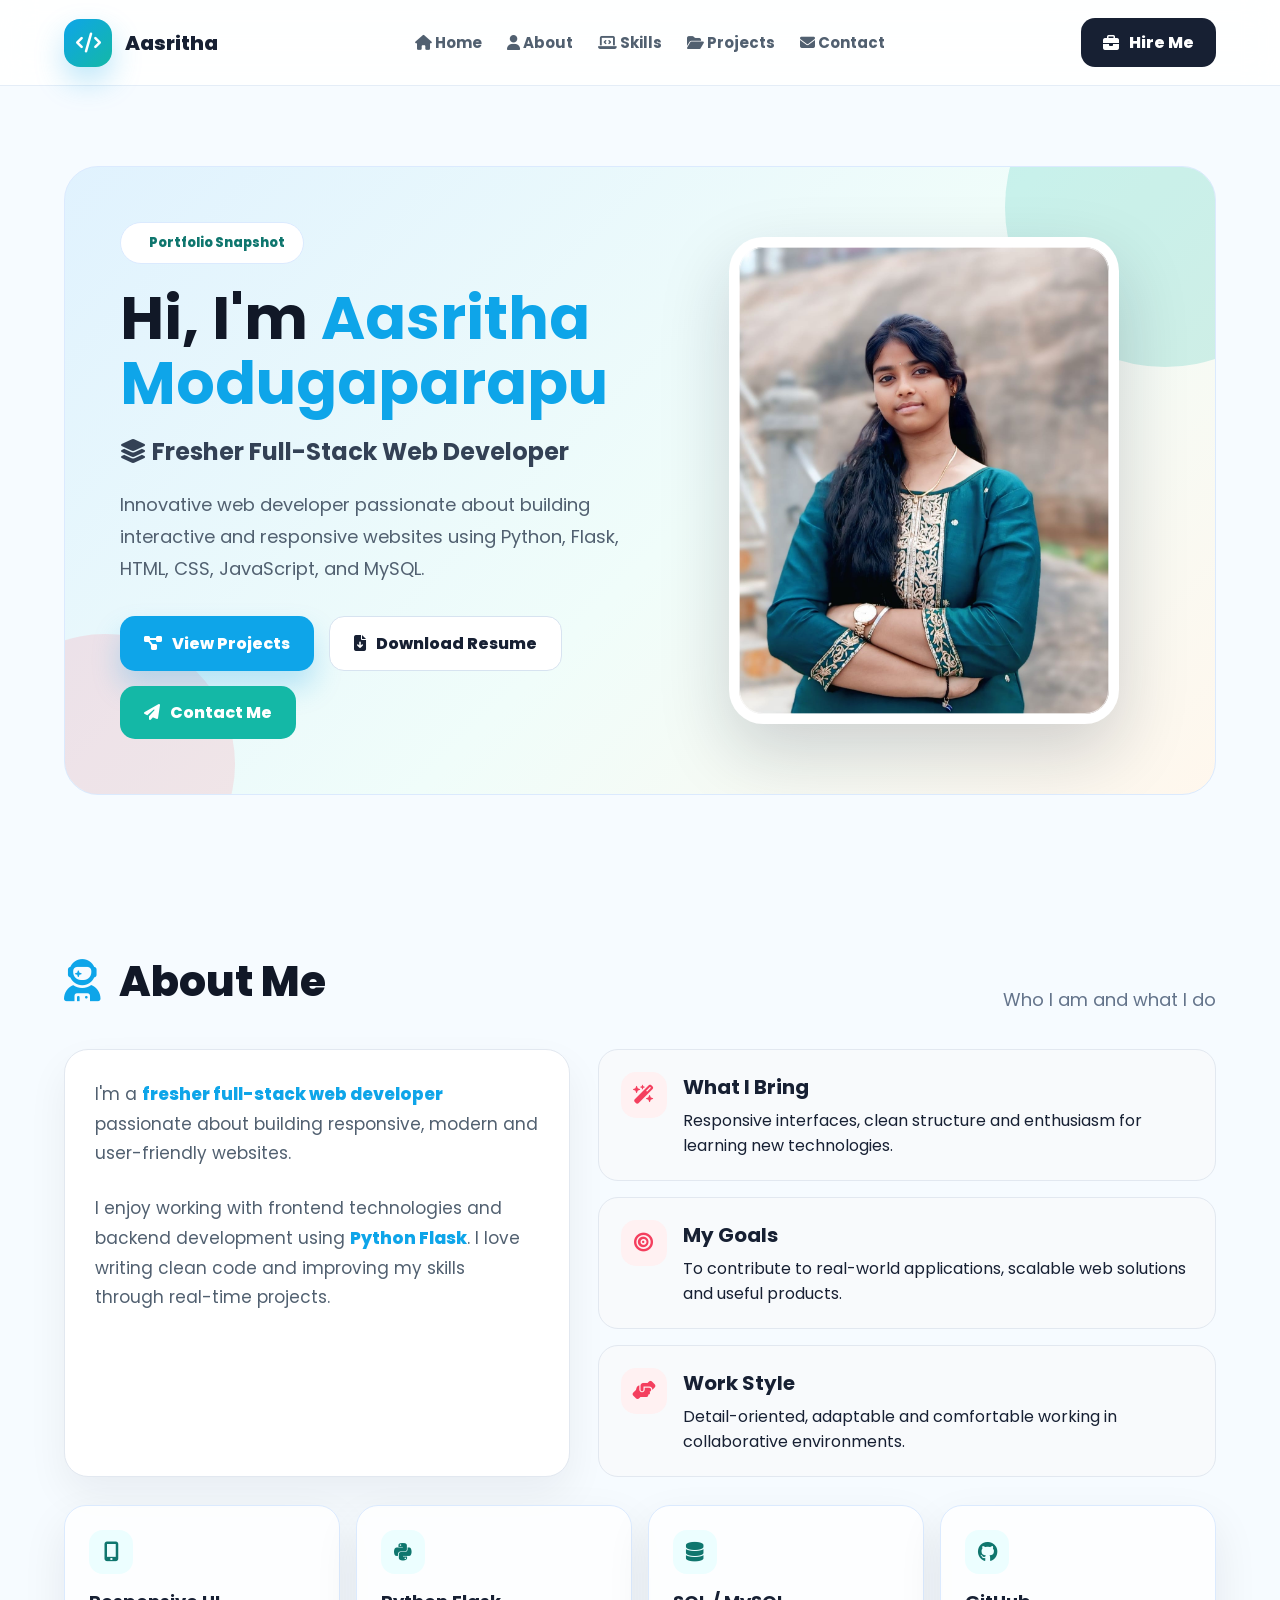
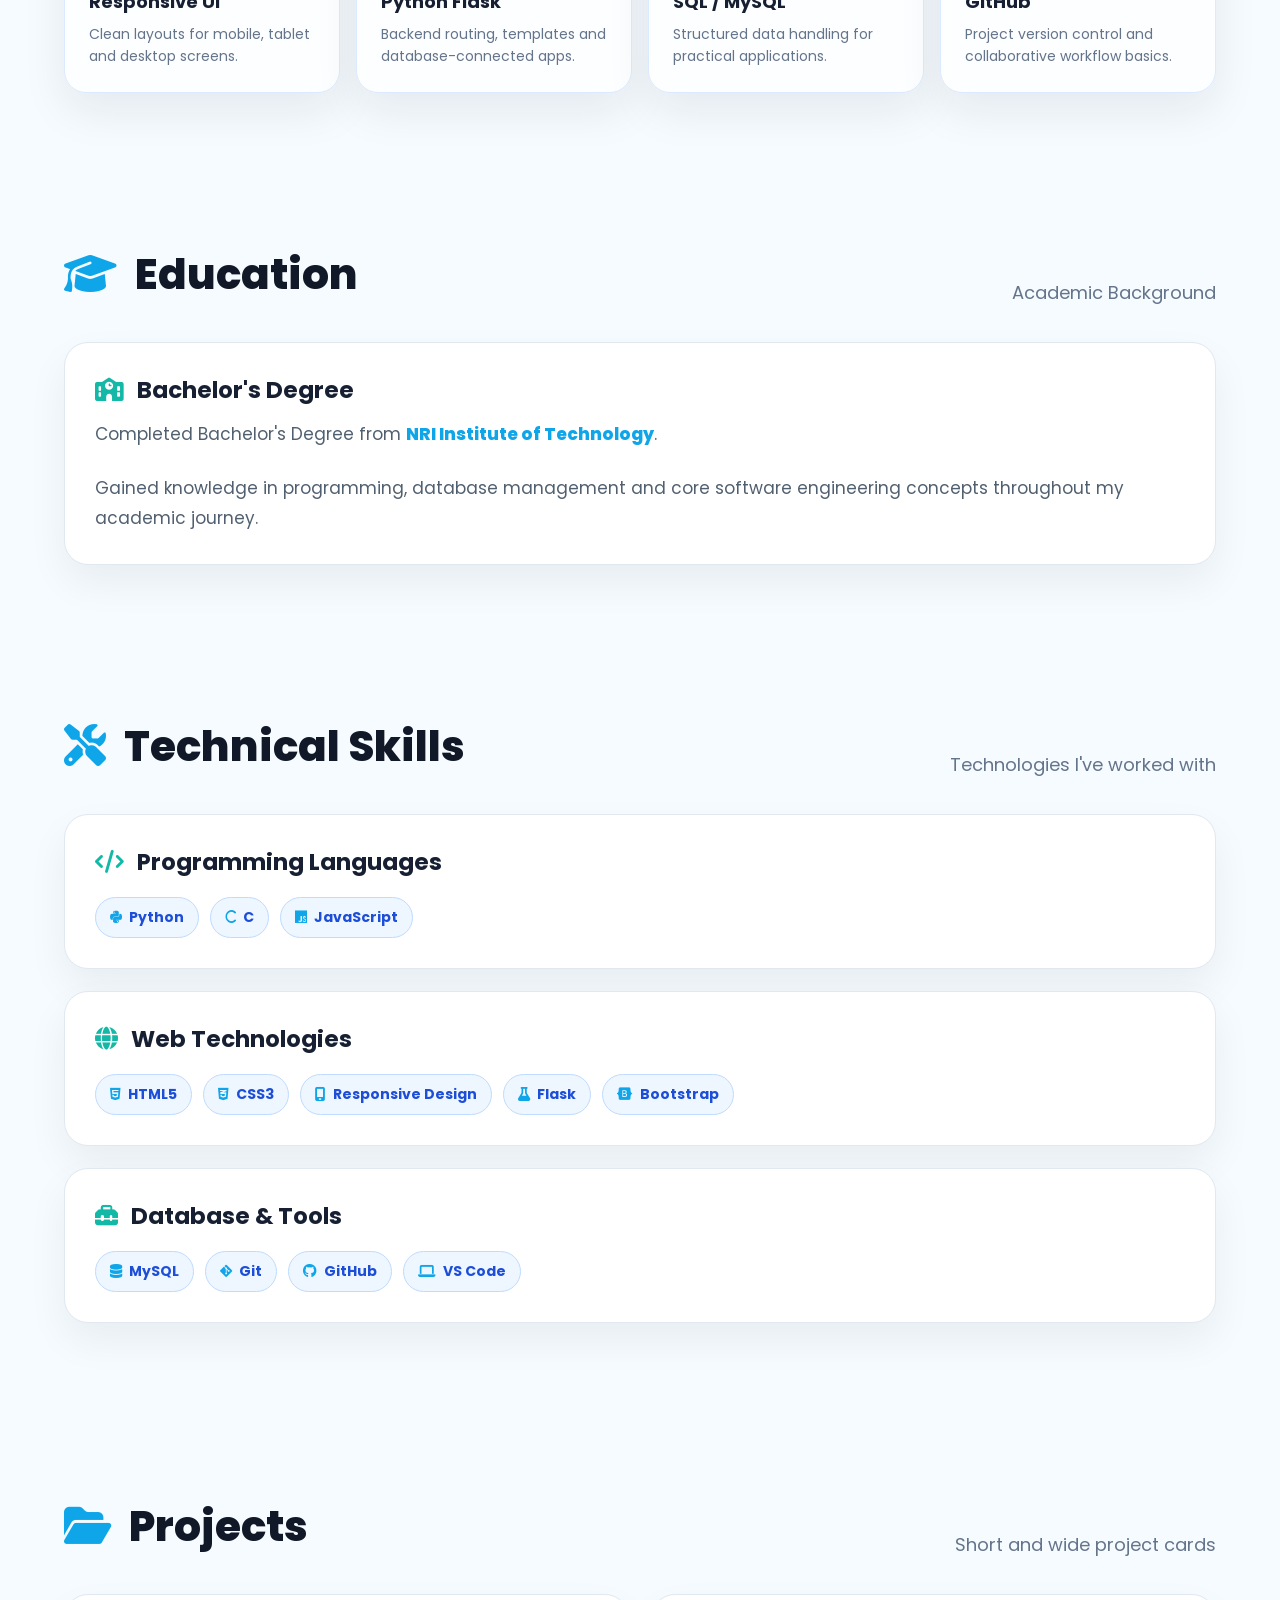
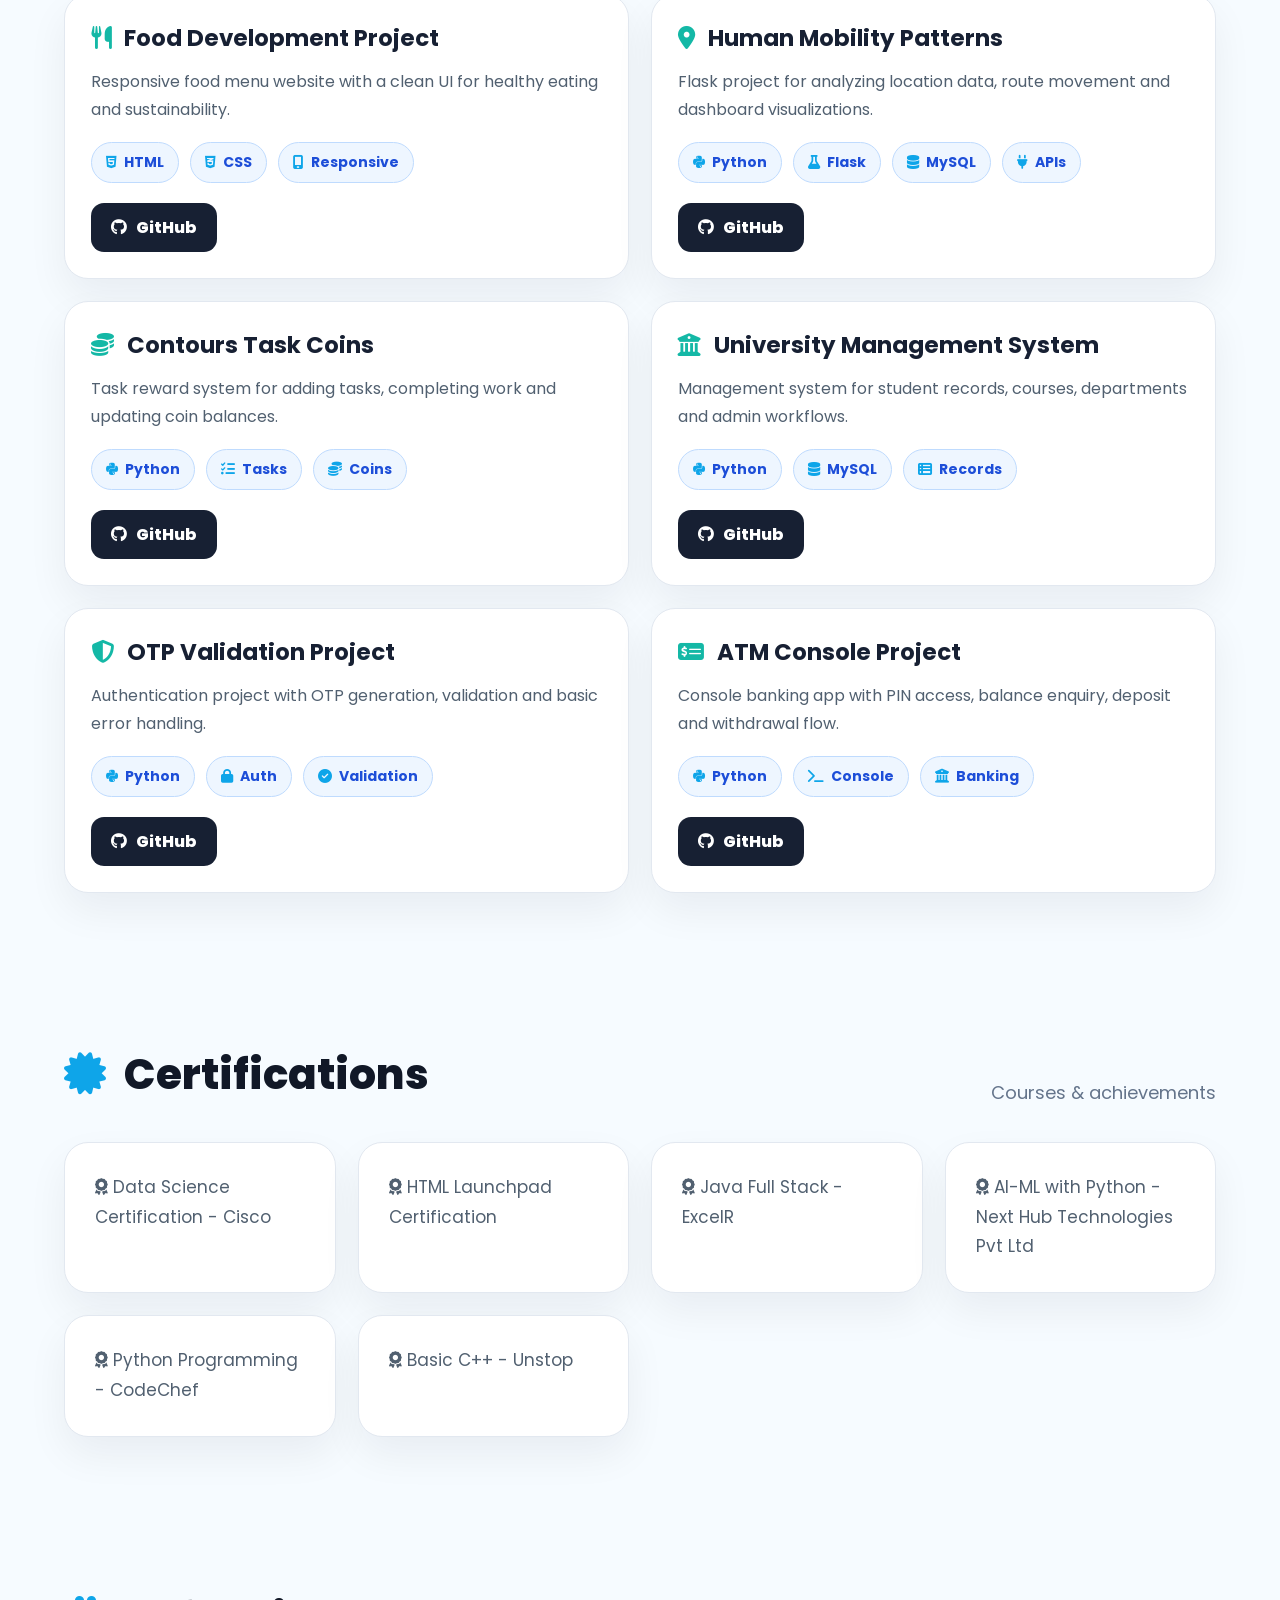
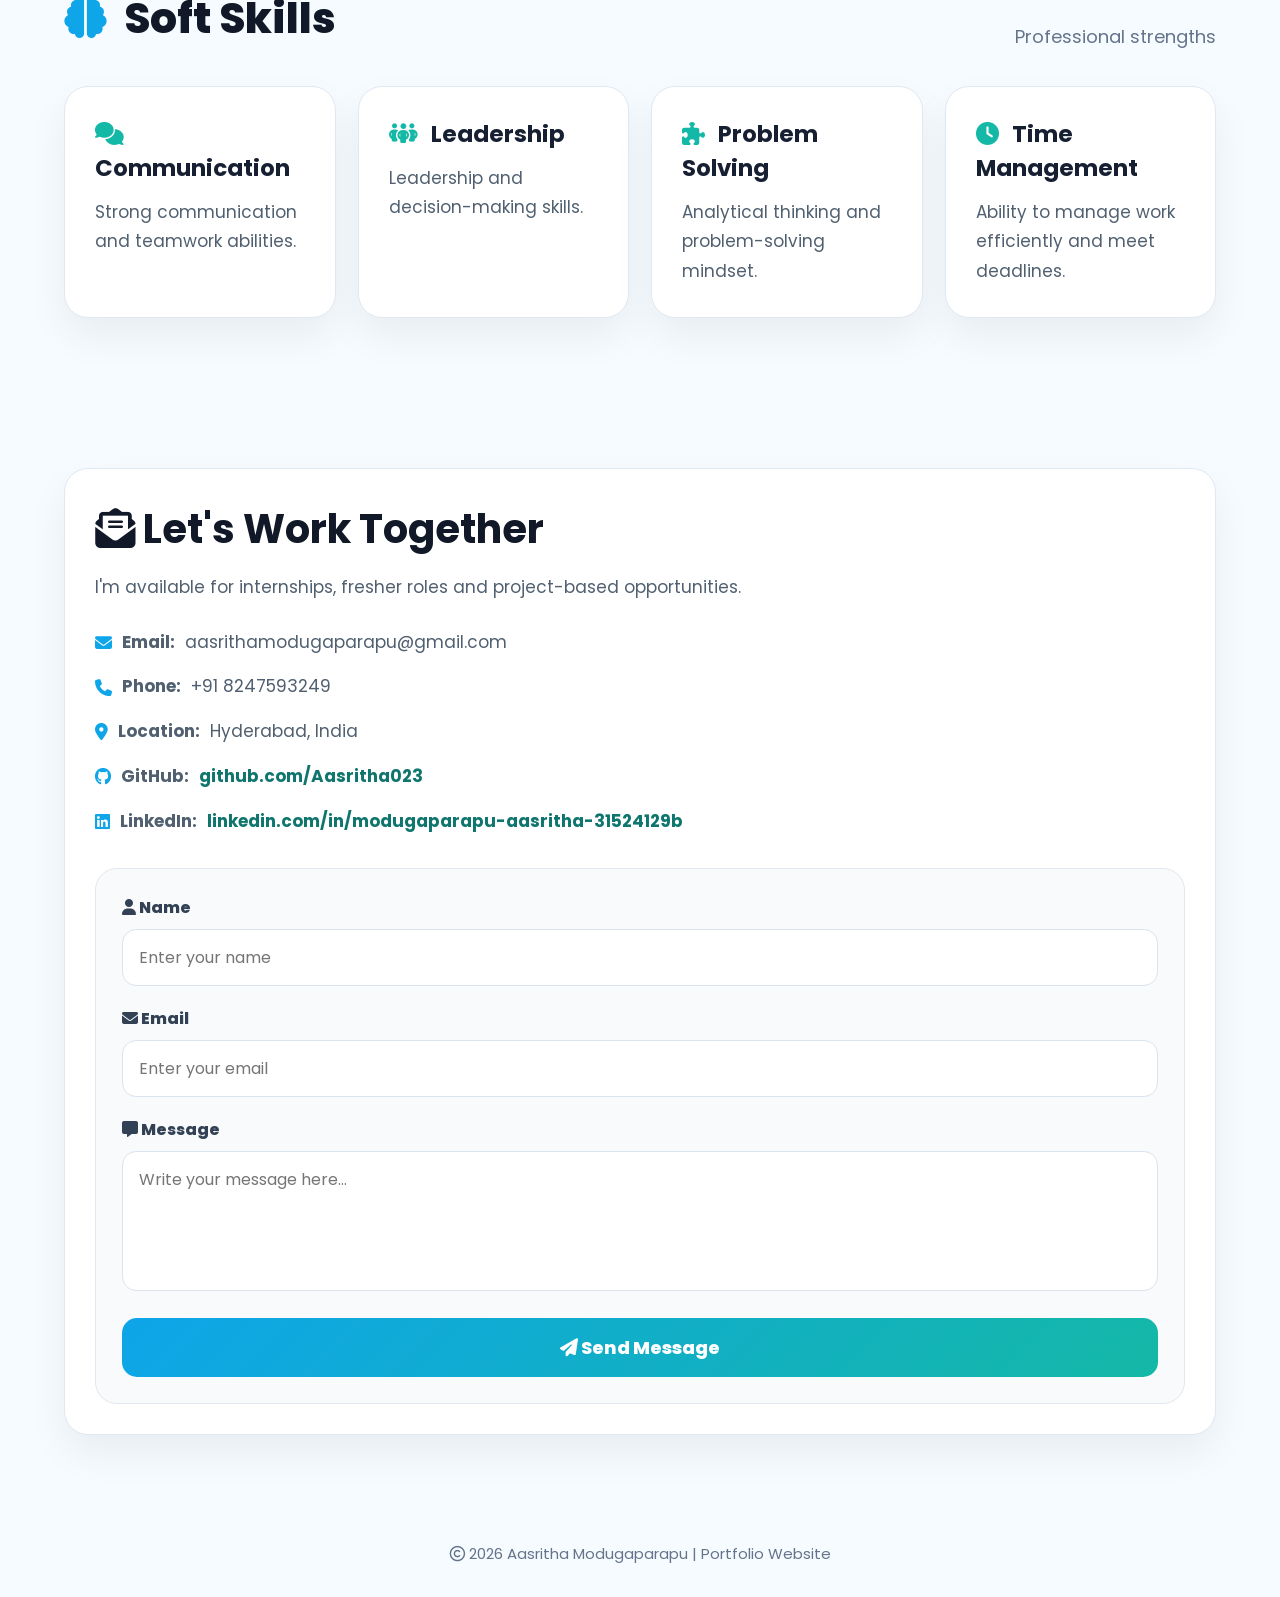
<file: index.html>
﻿<!DOCTYPE html>
<html lang="en">
<head>
  <meta charset="UTF-8">
  <meta name="viewport" content="width=device-width, initial-scale=1.0">
  <title>Aasritha Modugaparapu | Portfolio</title>

  <link rel="preconnect" href="https://fonts.googleapis.com">
  <link href="https://fonts.googleapis.com/css2?family=Poppins:wght@300;400;500;600;700;800&display=swap" rel="stylesheet">
  <link rel="stylesheet" href="https://cdnjs.cloudflare.com/ajax/libs/font-awesome/6.5.1/css/all.min.css">
  <link rel="stylesheet" href="style.css">
</head>

<body>
  <header class="topbar">
    <div class="container">
      <nav>
        <a href="#" class="logo">
          <div class="logo-circle"><i class="fa-solid fa-code"></i></div>
          <h2>Aasritha</h2>
        </a>

        <div class="nav-links">
          <a href="#"><i class="fa-solid fa-house"></i> Home</a>
          <a href="#about"><i class="fa-solid fa-user"></i> About</a>
          <a href="#skills"><i class="fa-solid fa-laptop-code"></i> Skills</a>
          <a href="#projects"><i class="fa-solid fa-folder-open"></i> Projects</a>
          <a href="#contact"><i class="fa-solid fa-envelope"></i> Contact</a>
        </div>

        <a href="#contact" class="hire-btn"><i class="fa-solid fa-briefcase"></i> Hire Me</a>
      </nav>
    </div>
  </header>

  <section class="hero">
    <div class="container">
      <div class="hero-shell">
        <div class="hero-content">
          <div class="eyebrow"><i class="fa-solid fa-sparkles"></i> Portfolio Snapshot</div>

          <h1>Hi, I'm <span>Aasritha Modugaparapu</span></h1>

          <h3><i class="fa-solid fa-layer-group"></i> Fresher Full-Stack Web Developer</h3>

          <p>
            Innovative web developer passionate about building interactive and responsive websites using Python, Flask, HTML, CSS, JavaScript, and MySQL.
          </p>

          <div class="hero-buttons">
            <a href="#projects" class="btn primary-btn"><i class="fa-solid fa-diagram-project"></i> View Projects</a>
            <a href="Aasritha_Modugaparapu_Resume.html" class="btn resume-btn" download="Aasritha_Modugaparapu_Resume.html"><i class="fa-solid fa-file-arrow-down"></i> Download Resume</a>
            <a href="#contact" class="btn secondary-btn"><i class="fa-solid fa-paper-plane"></i> Contact Me</a>
          </div>
        </div>

        <div class="hero-photo-wrap">
          <div class="hero-photo-card">
            <img src="assets/image.jpeg" alt="Aasritha Modugaparapu">
          </div>
        </div>
      </div>
    </div>
  </section>

  <section id="about">
    <div class="container">
      <div class="section-title">
        <h2><i class="fa-solid fa-user-astronaut"></i> About Me</h2>
        <p>Who I am and what I do</p>
      </div>

      <div class="about-layout">
        <div class="about-card">
          <p>
            I'm a <span class="highlight">fresher full-stack web developer</span>
            passionate about building responsive, modern and user-friendly websites.
          </p>
          <br>
          <p>
            I enjoy working with frontend technologies and backend development using
            <span class="highlight">Python Flask</span>. I love writing clean code and improving my skills through real-time projects.
          </p>
        </div>

        <div class="value-list">
          <div class="value-item">
            <div class="value-icon"><i class="fa-solid fa-wand-magic-sparkles"></i></div>
            <div>
              <h3>What I Bring</h3>
              <p>Responsive interfaces, clean structure and enthusiasm for learning new technologies.</p>
            </div>
          </div>

          <div class="value-item">
            <div class="value-icon"><i class="fa-solid fa-bullseye"></i></div>
            <div>
              <h3>My Goals</h3>
              <p>To contribute to real-world applications, scalable web solutions and useful products.</p>
            </div>
          </div>

          <div class="value-item">
            <div class="value-icon"><i class="fa-solid fa-handshake-angle"></i></div>
            <div>
              <h3>Work Style</h3>
              <p>Detail-oriented, adaptable and comfortable working in collaborative environments.</p>
            </div>
          </div>
        </div>
      </div>

      <div class="hero-panel">
        <div class="mini-card">
          <i class="fa-solid fa-mobile-screen-button"></i>
          <h4>Responsive UI</h4>
          <p>Clean layouts for mobile, tablet and desktop screens.</p>
        </div>

        <div class="mini-card">
          <i class="fa-brands fa-python"></i>
          <h4>Python Flask</h4>
          <p>Backend routing, templates and database-connected apps.</p>
        </div>

        <div class="mini-card">
          <i class="fa-solid fa-database"></i>
          <h4>SQL / MySQL</h4>
          <p>Structured data handling for practical applications.</p>
        </div>

        <div class="mini-card">
          <i class="fa-brands fa-github"></i>
          <h4>GitHub</h4>
          <p>Project version control and collaborative workflow basics.</p>
        </div>
      </div>
    </div>
  </section>

  <section>
    <div class="container">
      <div class="section-title">
        <h2><i class="fa-solid fa-graduation-cap"></i> Education</h2>
        <p>Academic Background</p>
      </div>

      <div class="card">
        <h3><i class="fa-solid fa-school"></i> Bachelor's Degree</h3>
        <p>Completed Bachelor's Degree from <span class="highlight">NRI Institute of Technology</span>.</p>
        <br>
        <p>Gained knowledge in programming, database management and core software engineering concepts throughout my academic journey.</p>
      </div>
    </div>
  </section>

  <section id="skills">
    <div class="container">
      <div class="section-title">
        <h2><i class="fa-solid fa-screwdriver-wrench"></i> Technical Skills</h2>
        <p>Technologies I've worked with</p>
      </div>

      <div class="skill-box">
        <h3><i class="fa-solid fa-code"></i> Programming Languages</h3>

        <div class="tags">
          <div class="tag"><i class="fa-brands fa-python"></i> Python</div>
          <div class="tag"><i class="fa-solid fa-c"></i> C</div>
          <div class="tag"><i class="fa-brands fa-js"></i> JavaScript</div>
        </div>
      </div>

      <div class="skill-box">
        <h3><i class="fa-solid fa-globe"></i> Web Technologies</h3>

        <div class="tags">
          <div class="tag"><i class="fa-brands fa-html5"></i> HTML5</div>
          <div class="tag"><i class="fa-brands fa-css3-alt"></i> CSS3</div>
          <div class="tag"><i class="fa-solid fa-mobile-screen"></i> Responsive Design</div>
          <div class="tag"><i class="fa-solid fa-flask"></i> Flask</div>
          <div class="tag"><i class="fa-brands fa-bootstrap"></i> Bootstrap</div>
        </div>
      </div>

      <div class="skill-box">
        <h3><i class="fa-solid fa-toolbox"></i> Database & Tools</h3>

        <div class="tags">
          <div class="tag"><i class="fa-solid fa-database"></i> MySQL</div>
          <div class="tag"><i class="fa-brands fa-git-alt"></i> Git</div>
          <div class="tag"><i class="fa-brands fa-github"></i> GitHub</div>
          <div class="tag"><i class="fa-solid fa-laptop"></i> VS Code</div>
        </div>
      </div>
    </div>
  </section>

  <section id="projects">
    <div class="container">
      <div class="section-title">
        <h2><i class="fa-solid fa-folder-open"></i> Projects</h2>
        <p>Short and wide project cards</p>
      </div>

      <div class="grid project-grid">
        <div class="card project-card">
          <h3><i class="fa-solid fa-utensils"></i> Food Development Project</h3>
          <p>Responsive food menu website with a clean UI for healthy eating and sustainability.</p>
          <div class="tags">
            <div class="tag"><i class="fa-brands fa-html5"></i> HTML</div>
            <div class="tag"><i class="fa-brands fa-css3-alt"></i> CSS</div>
            <div class="tag"><i class="fa-solid fa-mobile-screen"></i> Responsive</div>
          </div>
          <div class="project-actions">
            <a href="https://github.com/Aasritha023" class="github-btn" target="_blank" rel="noopener noreferrer"><i class="fa-brands fa-github"></i> GitHub</a>
          </div>
        </div>

        <div class="card project-card">
          <h3><i class="fa-solid fa-location-dot"></i> Human Mobility Patterns</h3>
          <p>Flask project for analyzing location data, route movement and dashboard visualizations.</p>
          <div class="tags">
            <div class="tag"><i class="fa-brands fa-python"></i> Python</div>
            <div class="tag"><i class="fa-solid fa-flask"></i> Flask</div>
            <div class="tag"><i class="fa-solid fa-database"></i> MySQL</div>
            <div class="tag"><i class="fa-solid fa-plug"></i> APIs</div>
          </div>
          <div class="project-actions">
            <a href="https://github.com/Aasritha023" class="github-btn" target="_blank" rel="noopener noreferrer"><i class="fa-brands fa-github"></i> GitHub</a>
          </div>
        </div>

        <div class="card project-card">
          <h3><i class="fa-solid fa-coins"></i> Contours Task Coins</h3>
          <p>Task reward system for adding tasks, completing work and updating coin balances.</p>
          <div class="tags">
            <div class="tag"><i class="fa-brands fa-python"></i> Python</div>
            <div class="tag"><i class="fa-solid fa-list-check"></i> Tasks</div>
            <div class="tag"><i class="fa-solid fa-coins"></i> Coins</div>
          </div>
          <div class="project-actions">
            <a href="https://github.com/Aasritha023" class="github-btn" target="_blank" rel="noopener noreferrer"><i class="fa-brands fa-github"></i> GitHub</a>
          </div>
        </div>

        <div class="card project-card">
          <h3><i class="fa-solid fa-building-columns"></i> University Management System</h3>
          <p>Management system for student records, courses, departments and admin workflows.</p>
          <div class="tags">
            <div class="tag"><i class="fa-brands fa-python"></i> Python</div>
            <div class="tag"><i class="fa-solid fa-database"></i> MySQL</div>
            <div class="tag"><i class="fa-solid fa-table-list"></i> Records</div>
          </div>
          <div class="project-actions">
            <a href="https://github.com/Aasritha023" class="github-btn" target="_blank" rel="noopener noreferrer"><i class="fa-brands fa-github"></i> GitHub</a>
          </div>
        </div>

        <div class="card project-card">
          <h3><i class="fa-solid fa-shield-halved"></i> OTP Validation Project</h3>
          <p>Authentication project with OTP generation, validation and basic error handling.</p>
          <div class="tags">
            <div class="tag"><i class="fa-brands fa-python"></i> Python</div>
            <div class="tag"><i class="fa-solid fa-lock"></i> Auth</div>
            <div class="tag"><i class="fa-solid fa-circle-check"></i> Validation</div>
          </div>
          <div class="project-actions">
            <a href="https://github.com/Aasritha023" class="github-btn" target="_blank" rel="noopener noreferrer"><i class="fa-brands fa-github"></i> GitHub</a>
          </div>
        </div>

        <div class="card project-card">
          <h3><i class="fa-solid fa-money-check-dollar"></i> ATM Console Project</h3>
          <p>Console banking app with PIN access, balance enquiry, deposit and withdrawal flow.</p>
          <div class="tags">
            <div class="tag"><i class="fa-brands fa-python"></i> Python</div>
            <div class="tag"><i class="fa-solid fa-terminal"></i> Console</div>
            <div class="tag"><i class="fa-solid fa-building-columns"></i> Banking</div>
          </div>
          <div class="project-actions">
            <a href="https://github.com/Aasritha023" class="github-btn" target="_blank" rel="noopener noreferrer"><i class="fa-brands fa-github"></i> GitHub</a>
          </div>
        </div>
      </div>
    </div>
  </section>

  <section>
    <div class="container">
      <div class="section-title">
        <h2><i class="fa-solid fa-certificate"></i> Certifications</h2>
        <p>Courses & achievements</p>
      </div>

      <div class="grid">
        <div class="card"><p><i class="fa-solid fa-award"></i> Data Science Certification - Cisco</p></div>
        <div class="card"><p><i class="fa-solid fa-award"></i> HTML Launchpad Certification</p></div>
        <div class="card"><p><i class="fa-solid fa-award"></i> Java Full Stack - ExcelR</p></div>
        <div class="card"><p><i class="fa-solid fa-award"></i> AI-ML with Python - Next Hub Technologies Pvt Ltd</p></div>
        <div class="card"><p><i class="fa-solid fa-award"></i> Python Programming - CodeChef</p></div>
        <div class="card"><p><i class="fa-solid fa-award"></i> Basic C++ - Unstop</p></div>
      </div>
    </div>
  </section>

  <section>
    <div class="container">
      <div class="section-title">
        <h2><i class="fa-solid fa-brain"></i> Soft Skills</h2>
        <p>Professional strengths</p>
      </div>

      <div class="grid">
        <div class="card">
          <h3><i class="fa-solid fa-comments"></i> Communication</h3>
          <p>Strong communication and teamwork abilities.</p>
        </div>

        <div class="card">
          <h3><i class="fa-solid fa-people-group"></i> Leadership</h3>
          <p>Leadership and decision-making skills.</p>
        </div>

        <div class="card">
          <h3><i class="fa-solid fa-puzzle-piece"></i> Problem Solving</h3>
          <p>Analytical thinking and problem-solving mindset.</p>
        </div>

        <div class="card">
          <h3><i class="fa-solid fa-clock"></i> Time Management</h3>
          <p>Ability to manage work efficiently and meet deadlines.</p>
        </div>
      </div>
    </div>
  </section>

  <section id="contact">
    <div class="container">
      <div class="contact-box">
        <h2><i class="fa-solid fa-envelope-open-text"></i> Let's Work Together</h2>
        <p>I'm available for internships, fresher roles and project-based opportunities.</p>

        <div class="contact-info">
          <p><i class="fa-solid fa-envelope"></i> <strong>Email:</strong> aasrithamodugaparapu@gmail.com</p>
          <p><i class="fa-solid fa-phone"></i> <strong>Phone:</strong> +91 8247593249</p>
          <p><i class="fa-solid fa-location-dot"></i> <strong>Location:</strong> Hyderabad, India</p>
          <p><i class="fa-brands fa-github"></i> <strong>GitHub:</strong> <a href="https://github.com/Aasritha023" target="_blank" rel="noopener noreferrer">github.com/Aasritha023</a></p>
          <p><i class="fa-brands fa-linkedin"></i> <strong>LinkedIn:</strong> <a href="https://linkedin.com/in/modugaparapu-aasritha-31524129b" target="_blank" rel="noopener noreferrer">linkedin.com/in/modugaparapu-aasritha-31524129b</a></p>
        </div>

        <form id="contactForm">
          <label for="name"><i class="fa-solid fa-user"></i> Name</label>
          <input type="text" id="name" name="name" placeholder="Enter your name" required>

          <label for="email"><i class="fa-solid fa-envelope"></i> Email</label>
          <input type="email" id="email" name="email" placeholder="Enter your email" required>

          <label for="message"><i class="fa-solid fa-message"></i> Message</label>
          <textarea id="message" name="message" placeholder="Write your message here..." required></textarea>

          <button type="submit" class="send-btn"><i class="fa-solid fa-paper-plane"></i> Send Message</button>
        </form>
      </div>
    </div>
  </section>

  <footer>
    <i class="fa-regular fa-copyright"></i>
    2026 Aasritha Modugaparapu | Portfolio Website
  </footer>

  <script>
    document.getElementById("contactForm").addEventListener("submit", function(e){
      e.preventDefault();

      let name = document.getElementById("name").value;
      let email = document.getElementById("email").value;
      let message = document.getElementById("message").value;

      let subject = encodeURIComponent("Portfolio Contact From " + name);

      let body = encodeURIComponent(
        "Name: " + name + "\n" +
        "Email: " + email + "\n\n" +
        "Message:\n" + message
      );

      window.location.href =
        "mailto:aasrithamodugaparapu@gmail.com?subject=" +
        subject +
        "&body=" +
        body;
    });
  </script>
</body>
</html>
</file>
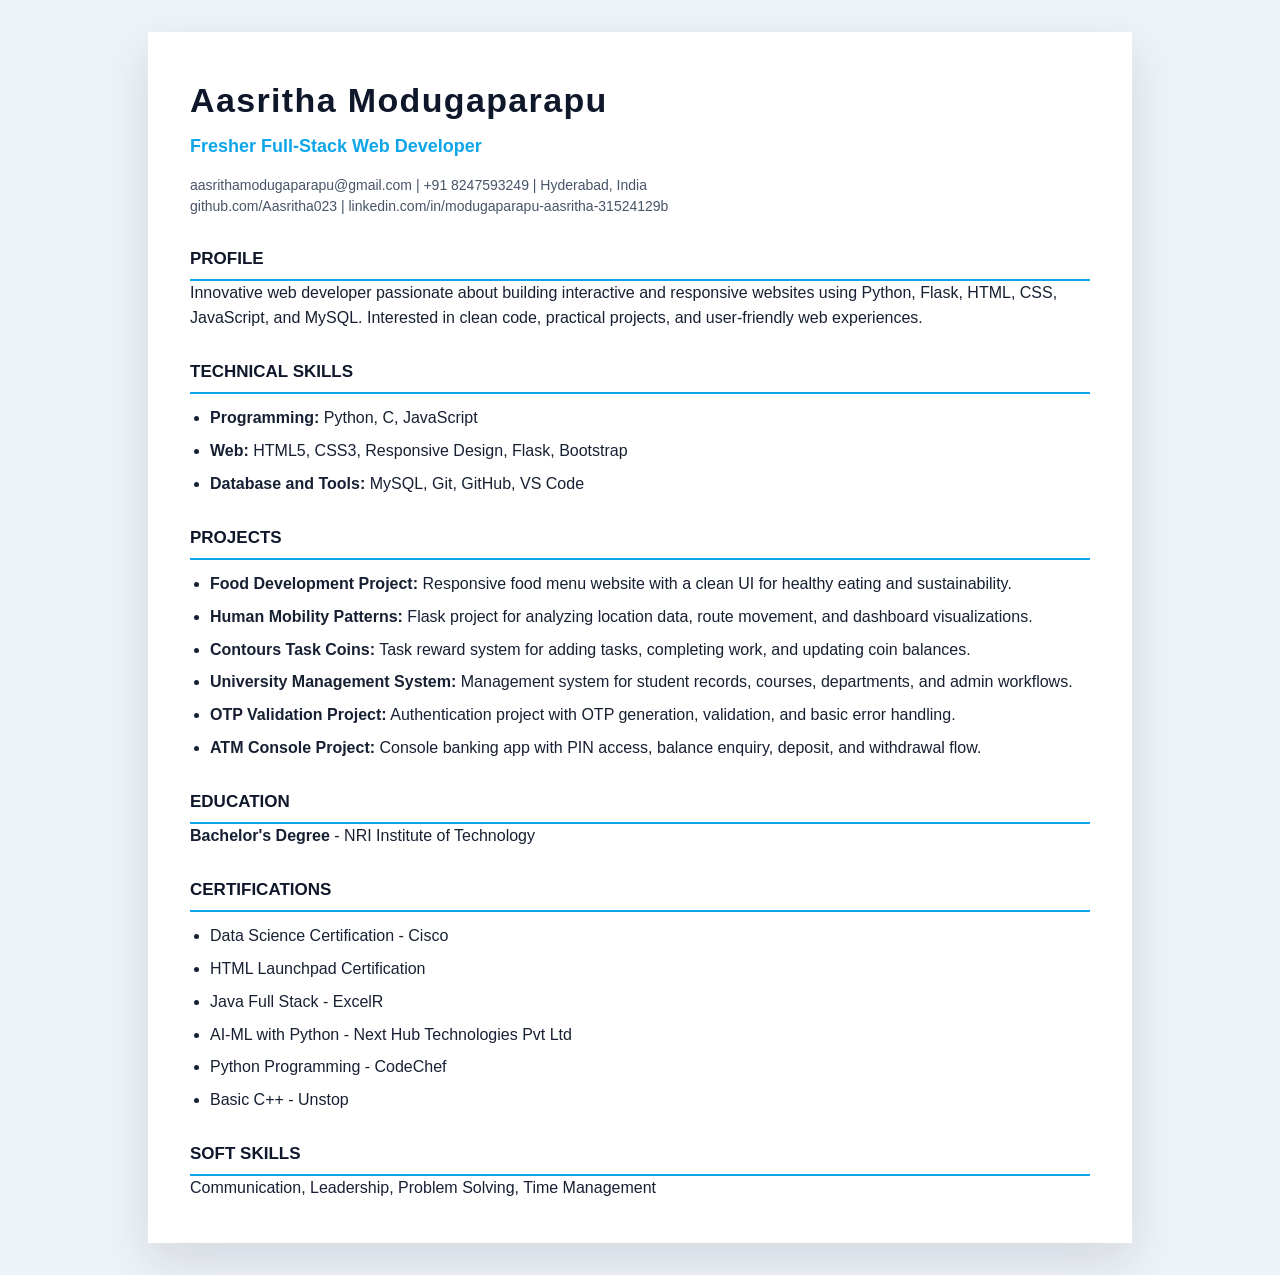
<file: Aasritha_Modugaparapu_Resume.html>
<!DOCTYPE html>
<html lang="en">
<head>
  <meta charset="UTF-8">
  <meta name="viewport" content="width=device-width, initial-scale=1.0">
  <title>Aasritha Modugaparapu Resume</title>
  <style>
    body {
      margin: 0;
      background: #eef3f8;
      color: #172033;
      font-family: Arial, sans-serif;
      line-height: 1.55;
    }

    .resume {
      width: min(900px, calc(100% - 32px));
      margin: 32px auto;
      background: #fff;
      padding: 42px;
      box-shadow: 0 18px 45px rgba(15, 23, 42, .12);
    }

    h1,
    h2,
    p {
      margin: 0;
    }

    h1 {
      font-size: 34px;
      letter-spacing: .04em;
      color: #0f172a;
    }

    .role {
      margin-top: 6px;
      color: #0ea5e9;
      font-size: 18px;
      font-weight: 700;
    }

    .contact {
      margin-top: 14px;
      color: #475569;
      font-size: 14px;
    }

    section {
      margin-top: 28px;
    }

    h2 {
      border-bottom: 2px solid #0ea5e9;
      color: #0f172a;
      font-size: 17px;
      padding-bottom: 7px;
      text-transform: uppercase;
    }

    ul {
      margin: 12px 0 0;
      padding-left: 20px;
    }

    li {
      margin-bottom: 8px;
    }

    .item-title {
      color: #172033;
      font-weight: 700;
    }

    @media print {
      body {
        background: #fff;
      }

      .resume {
        width: auto;
        margin: 0;
        box-shadow: none;
      }
    }
  </style>
</head>
<body>
  <main class="resume">
    <header>
      <h1>Aasritha Modugaparapu</h1>
      <p class="role">Fresher Full-Stack Web Developer</p>
      <p class="contact">
        aasrithamodugaparapu@gmail.com | +91 8247593249 | Hyderabad, India<br>
        github.com/Aasritha023 | linkedin.com/in/modugaparapu-aasritha-31524129b
      </p>
    </header>

    <section>
      <h2>Profile</h2>
      <p>
        Innovative web developer passionate about building interactive and responsive websites using Python,
        Flask, HTML, CSS, JavaScript, and MySQL. Interested in clean code, practical projects, and
        user-friendly web experiences.
      </p>
    </section>

    <section>
      <h2>Technical Skills</h2>
      <ul>
        <li><span class="item-title">Programming:</span> Python, C, JavaScript</li>
        <li><span class="item-title">Web:</span> HTML5, CSS3, Responsive Design, Flask, Bootstrap</li>
        <li><span class="item-title">Database and Tools:</span> MySQL, Git, GitHub, VS Code</li>
      </ul>
    </section>

    <section>
      <h2>Projects</h2>
      <ul>
        <li><span class="item-title">Food Development Project:</span> Responsive food menu website with a clean UI for healthy eating and sustainability.</li>
        <li><span class="item-title">Human Mobility Patterns:</span> Flask project for analyzing location data, route movement, and dashboard visualizations.</li>
        <li><span class="item-title">Contours Task Coins:</span> Task reward system for adding tasks, completing work, and updating coin balances.</li>
        <li><span class="item-title">University Management System:</span> Management system for student records, courses, departments, and admin workflows.</li>
        <li><span class="item-title">OTP Validation Project:</span> Authentication project with OTP generation, validation, and basic error handling.</li>
        <li><span class="item-title">ATM Console Project:</span> Console banking app with PIN access, balance enquiry, deposit, and withdrawal flow.</li>
      </ul>
    </section>

    <section>
      <h2>Education</h2>
      <p><span class="item-title">Bachelor's Degree</span> - NRI Institute of Technology</p>
    </section>

    <section>
      <h2>Certifications</h2>
      <ul>
        <li>Data Science Certification - Cisco</li>
        <li>HTML Launchpad Certification</li>
        <li>Java Full Stack - ExcelR</li>
        <li>AI-ML with Python - Next Hub Technologies Pvt Ltd</li>
        <li>Python Programming - CodeChef</li>
        <li>Basic C++ - Unstop</li>
      </ul>
    </section>

    <section>
      <h2>Soft Skills</h2>
      <p>Communication, Leadership, Problem Solving, Time Management</p>
    </section>
  </main>
</body>
</html>
</file>
<file: style.css>
﻿*{margin:0;padding:0;box-sizing:border-box;font-family:'Poppins',sans-serif}
    html{scroll-behavior:smooth}
    body{background:#f6fbff;color:#172033;overflow-x:hidden}
    .container{width:90%;max-width:1200px;margin:auto}

    .topbar{position:sticky;top:0;z-index:10;background:rgba(255,255,255,.9);backdrop-filter:blur(16px);border-bottom:1px solid #e4edf7}
    nav{display:flex;align-items:center;justify-content:space-between;gap:20px;padding:18px 0}
    .logo{display:flex;align-items:center;gap:13px;text-decoration:none;color:#172033}
    .logo-circle{width:48px;height:48px;border-radius:16px;background:linear-gradient(135deg,#0ea5e9,#14b8a6);display:flex;align-items:center;justify-content:center;color:white;font-size:20px;box-shadow:0 14px 30px rgba(14,165,233,.28)}
    .logo h2{font-size:20px;font-weight:800}
    .nav-links{display:flex;gap:25px;align-items:center}
    .nav-links a{color:#516070;text-decoration:none;font-size:15px;font-weight:700;transition:.3s}
    .nav-links a:hover{color:#0ea5e9}
    .hire-btn{display:inline-flex;align-items:center;justify-content:center;gap:10px;border:none;border-radius:14px;padding:12px 22px;background:#172033;color:white;text-decoration:none;font-weight:800;cursor:pointer;transition:.3s}

    .hero{padding:80px 0}
    .hero-shell{display:grid;grid-template-columns:1.05fr .95fr;gap:45px;align-items:center;background:linear-gradient(135deg,#e0f2fe,#f0fdfa 55%,#fff7ed);border:1px solid #dbeafe;border-radius:34px;padding:55px;position:relative;overflow:hidden}
    .hero-shell::before{content:"";position:absolute;width:320px;height:320px;border-radius:50%;background:rgba(20,184,166,.18);right:-110px;top:-120px}
    .hero-shell::after{content:"";position:absolute;width:260px;height:260px;border-radius:50%;background:rgba(251,113,133,.16);left:-90px;bottom:-100px}
    .hero-content,.hero-photo-wrap{position:relative;z-index:2}
    .eyebrow{display:inline-flex;align-items:center;gap:10px;background:white;border:1px solid #dbeafe;border-radius:30px;padding:10px 18px;color:#0f766e;font-size:13px;font-weight:800;margin-bottom:22px}
    .hero h1{font-size:60px;line-height:1.08;margin-bottom:18px;color:#111827}
    .hero h1 span{color:#0ea5e9}
    .hero h3{font-size:24px;color:#334155;margin-bottom:20px}
    .hero p{font-size:18px;line-height:1.8;color:#516070;max-width:680px;margin-bottom:30px}
    .hero-buttons{display:flex;gap:15px;flex-wrap:wrap}

    .btn{display:inline-flex;align-items:center;justify-content:center;gap:10px;padding:14px 24px;border-radius:15px;text-decoration:none;font-size:16px;font-weight:800;transition:.3s}
    .primary-btn{background:#0ea5e9;color:white;box-shadow:0 16px 28px rgba(14,165,233,.25)}
    .resume-btn{background:white;color:#172033;border:1px solid #d7e3f0}
    .secondary-btn{background:#14b8a6;color:white}
    .hire-btn:hover,.btn:hover,.card:hover,.github-btn:hover,.send-btn:hover{transform:translateY(-4px)}

    .hero-photo-wrap{display:flex;justify-content:center}
    .hero-photo-card{width:min(390px,100%);aspect-ratio:4/5;border-radius:34px;overflow:hidden;border:10px solid rgba(255,255,255,.75);box-shadow:0 28px 70px rgba(15,23,42,.18);background:white;position:relative}
    .hero-photo-card img{width:100%;height:100%;object-fit:cover;object-position:center top;display:block}
    .hero-photo-card::after{content:"";position:absolute;inset:0;border:1px solid rgba(255,255,255,.65);border-radius:24px;pointer-events:none}

    .hero-panel{display:grid;grid-template-columns:repeat(4,1fr);gap:16px;margin-top:28px}
    .mini-card{background:rgba(255,255,255,.82);border:1px solid #dbeafe;border-radius:22px;padding:24px;box-shadow:0 18px 45px rgba(15,23,42,.08)}
    .mini-card i{width:44px;height:44px;border-radius:14px;background:#ecfeff;color:#0f766e;display:flex;align-items:center;justify-content:center;font-size:20px;margin-bottom:14px}
    .mini-card h4{font-size:18px;margin-bottom:8px;color:#172033}
    .mini-card p{font-size:14px;line-height:1.6;color:#64748b;margin:0}

    section{padding:75px 0}
    .section-title{display:flex;align-items:flex-end;justify-content:space-between;gap:20px;flex-wrap:wrap;margin-bottom:36px}
    .section-title h2{font-size:42px;color:#111827;font-weight:800}
    .section-title h2 i{color:#0ea5e9;margin-right:10px}
    .section-title p{font-size:18px;color:#64748b}

    .about-layout{display:grid;grid-template-columns:.9fr 1.1fr;gap:28px;align-items:stretch}
    .about-card,.card,.skill-box,.contact-box{background:white;border:1px solid #e2e8f0;border-radius:24px;padding:30px;box-shadow:0 18px 40px rgba(15,23,42,.06)}
    .about-card p,.card p,.skill-box li,.contact-box p{font-size:17px;line-height:1.75;color:#516070}
    .highlight{color:#0ea5e9;font-weight:800}

    .value-list{display:grid;gap:16px}
    .value-item{display:flex;gap:16px;align-items:flex-start;background:#f8fafc;border:1px solid #e2e8f0;border-radius:20px;padding:22px}
    .value-icon{min-width:46px;height:46px;border-radius:15px;background:#fff1f2;color:#f43f5e;display:flex;align-items:center;justify-content:center;font-size:19px}
    .value-item h3{font-size:20px;margin-bottom:6px}

    .grid{display:grid;grid-template-columns:repeat(auto-fit,minmax(260px,1fr));gap:22px;margin-top:32px}
    .card{transition:.3s}
    .card h3,.skill-box h3{font-size:23px;color:#172033;margin-bottom:13px}
    .card h3 i,.skill-box h3 i{color:#14b8a6;margin-right:8px}
    .card:hover{border-color:#7dd3fc;box-shadow:0 22px 50px rgba(14,165,233,.12)}

    .skill-box{margin-bottom:22px}
    .skill-box ul{padding-left:22px}
    .skill-box li{margin-bottom:10px}
    .tags{display:flex;gap:11px;flex-wrap:wrap;margin-top:18px}
    .tag{display:inline-flex;align-items:center;gap:7px;padding:9px 14px;border-radius:999px;background:#eef6ff;border:1px solid #bfdbfe;color:#1d4ed8;font-size:14px;font-weight:700}
    .tag i{color:#0ea5e9}

    .project-grid{grid-template-columns:repeat(auto-fit,minmax(430px,1fr))}
    .project-card{padding:26px}
    .project-card p{font-size:16px}
    .project-actions{margin-top:20px}
    .github-btn{display:inline-flex;align-items:center;gap:9px;background:#172033;color:white;text-decoration:none;border-radius:13px;padding:12px 20px;font-weight:800;transition:.3s}
    .github-btn:hover{background:#0ea5e9}

    .contact-box h2{font-size:40px;margin-bottom:14px;color:#111827}
    .contact-info{display:grid;gap:15px;margin:25px 0 32px}
    .contact-info p{display:flex;align-items:center;gap:10px;margin:0}
    .contact-info i{color:#0ea5e9}
    .contact-info a{color:#0f766e;text-decoration:none;font-weight:700}
    .contact-info a:hover{text-decoration:underline}

    form{margin-top:28px;background:#f8fafc;border:1px solid #e2e8f0;border-radius:22px;padding:26px}
    label{display:block;font-weight:800;color:#334155}
    input,textarea{width:100%;padding:15px 16px;margin-top:9px;margin-bottom:20px;border:1px solid #dbe3ee;outline:none;border-radius:14px;background:white;color:#172033;font-size:16px}
    input:focus,textarea:focus{border-color:#0ea5e9;box-shadow:0 0 0 4px rgba(14,165,233,.12)}
    textarea{resize:none;height:140px}
    .send-btn{width:100%;border:none;border-radius:15px;padding:16px;background:linear-gradient(135deg,#0ea5e9,#14b8a6);color:white;font-size:18px;font-weight:800;cursor:pointer;transition:.3s}

    footer{text-align:center;padding:32px;color:#64748b;font-size:15px}

    @media(max-width:900px){
      .hero-shell,.about-layout{grid-template-columns:1fr}
      .hero h1{font-size:46px}
      .nav-links{display:none}
      .project-grid,.hero-panel{grid-template-columns:1fr 1fr}
    }

    @media(max-width:600px){
      .hero{padding:45px 0}
      .hero-shell{padding:30px;border-radius:24px}
      .hero h1{font-size:36px}
      .hero h3{font-size:20px}
      .hero-panel{grid-template-columns:1fr}
      .section-title h2{font-size:32px}
      .btn{width:100%}
      .project-grid{grid-template-columns:1fr}
      .about-card,.card,.skill-box,.contact-box{padding:24px}
    }
</file>
